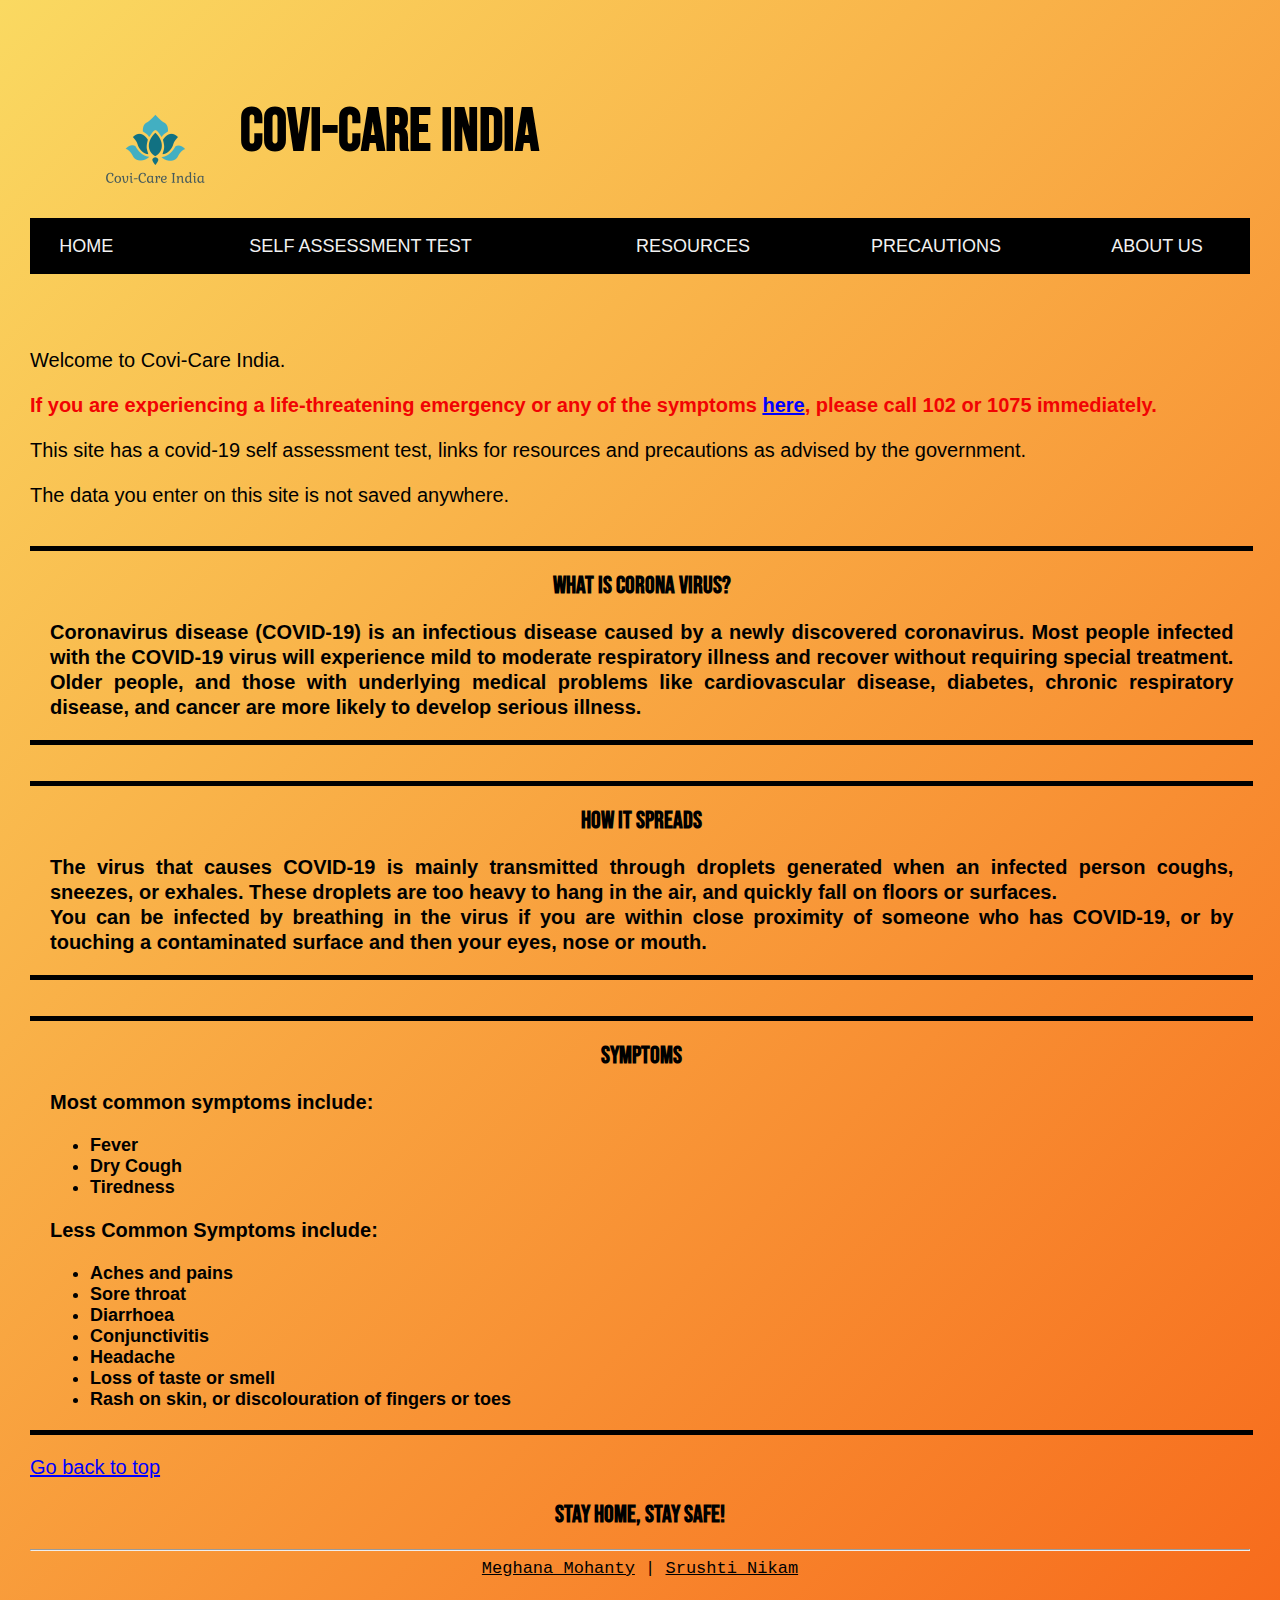
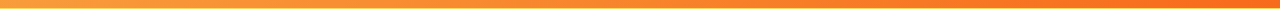
<file: index.html>
<!DOCTYPE html>
<html >
    <head >
      <link rel="shortcut icon" href="favicon.ico?"/>  
      <link rel = "stylesheet" type = "text/css" href ="Layout.css" >
      <meta charset='utf-8'>
      <meta http-equiv='X-UA-Compatible' content='IE=edge'>
      <title > Covi-Care India </title>
      <meta name='viewport' content='width=device-width, initial-scale=1'>
    </head >
    
    <body >
      <section id="above">
      <header>
        <nav id = "header-nav" >
        <div class = "float-container"> 
          <div id="logo-img" class="float-child logo" > 
            <img src="logo.png" alt="Logo image">
          </div>
          <div class="float-child name">
            <br>
            <h1 > Covi-Care India </h1 >
          </div>
          
        </div>
      </header>
    </section>
      
        <table class="navbar">
          <tr>
            <td>
              <a href="index.html" > HOME</a>
            </td>
            <td>
              <a href="Form.html" >SELF ASSESSMENT TEST</a>
            </td>
            <td>
              <a href="Resources.html" >RESOURCES</a>
            </td>
            <td>
              <a href="Precaution.html" > PRECAUTIONS </a>
            </td>
            <td>
              <a href="AboutUs.html" class="active" >ABOUT US</a>
            </td>
          </tr>
        </table>
        <div align = "left" width = "800px" >
          <br>
          <br> <br> 
            
            <p > Welcome to Covi-Care India.  </p >
             <p id = caution>If you are experiencing a life-threatening emergency or any of the
              symptoms <a href="#symptoms">here</a>, please call 102 or 1075 immediately. </p>
            <p > This site has a covid-19 self assessment test, links for resources 
            and precautions as advised by the government.   </p>
            <p >The data you enter on this site is not saved anywhere. </p > 
        </div >
        <br>
        <div class="info">
          <h2>What is Corona Virus?</h2>
          <p>
            Coronavirus disease (COVID-19) is an infectious disease caused by a newly 
            discovered coronavirus. Most people infected with the COVID-19 virus will 
            experience mild to moderate respiratory illness and recover without requiring 
            special treatment. Older people, and those with underlying medical problems 
            like cardiovascular disease, diabetes, chronic respiratory disease, and cancer 
            are more likely to develop serious illness.
          </p>
        </div>
        <br><br>
        <div class="info">
          <h2>How it Spreads</h2>
          <p>
            The virus that causes COVID-19 is mainly transmitted through droplets generated
            when an infected person coughs, sneezes, or exhales. These droplets are too heavy
            to hang in the air, and quickly fall on floors or surfaces.<br>
            You can be infected by breathing in the virus if you are within close proximity
            of someone who has COVID-19, or by touching a contaminated surface and then your eyes, 
            nose or mouth.
          </p>
        </div>

        <br><br>
        <section id="symptoms"></section>
        <div class="info" >
          <h2>Symptoms</h2>
          <p>
            Most common symptoms include: 
            <ul>
            <li>
                Fever
            </li>  
            <li>
                Dry Cough
            </li>      
            <li>
                Tiredness
            </li>    
            </ul>
            </p>
            <p>
            Less Common Symptoms include:
            <ul>
            <li>
                Aches and pains
            </li>
            <li>
                Sore throat
            </li>
            <li>
                Diarrhoea
            </li>
            <li>
                Conjunctivitis
            </li>
            <li>
                Headache
            </li>
            <li>
                Loss of taste or smell
            </li>
            <li>
                Rash on skin, or discolouration of fingers or toes
            </li>
          </ul>
          </p>
        </div>
        <p>
          <a href="#above">Go back to top</a>
        </p>
        <p>
          <center>
          <h2>Stay Home, Stay Safe!</h2>  
          </center>
        </p>

    </body > 
    <footer >
      

      <hr > <code >
        <center>
          <a href="https://www.linkedin.com/in/meghana-mohanty-1295501a2/" target="_blank">Meghana Mohanty</a>  | 
          <a href="https://www.linkedin.com/in/srushti-nikam-a8b8821b2/" target="_blank">Srushti Nikam</a> 
        </center>
      </code > 
    </footer > 
</html >
</file>
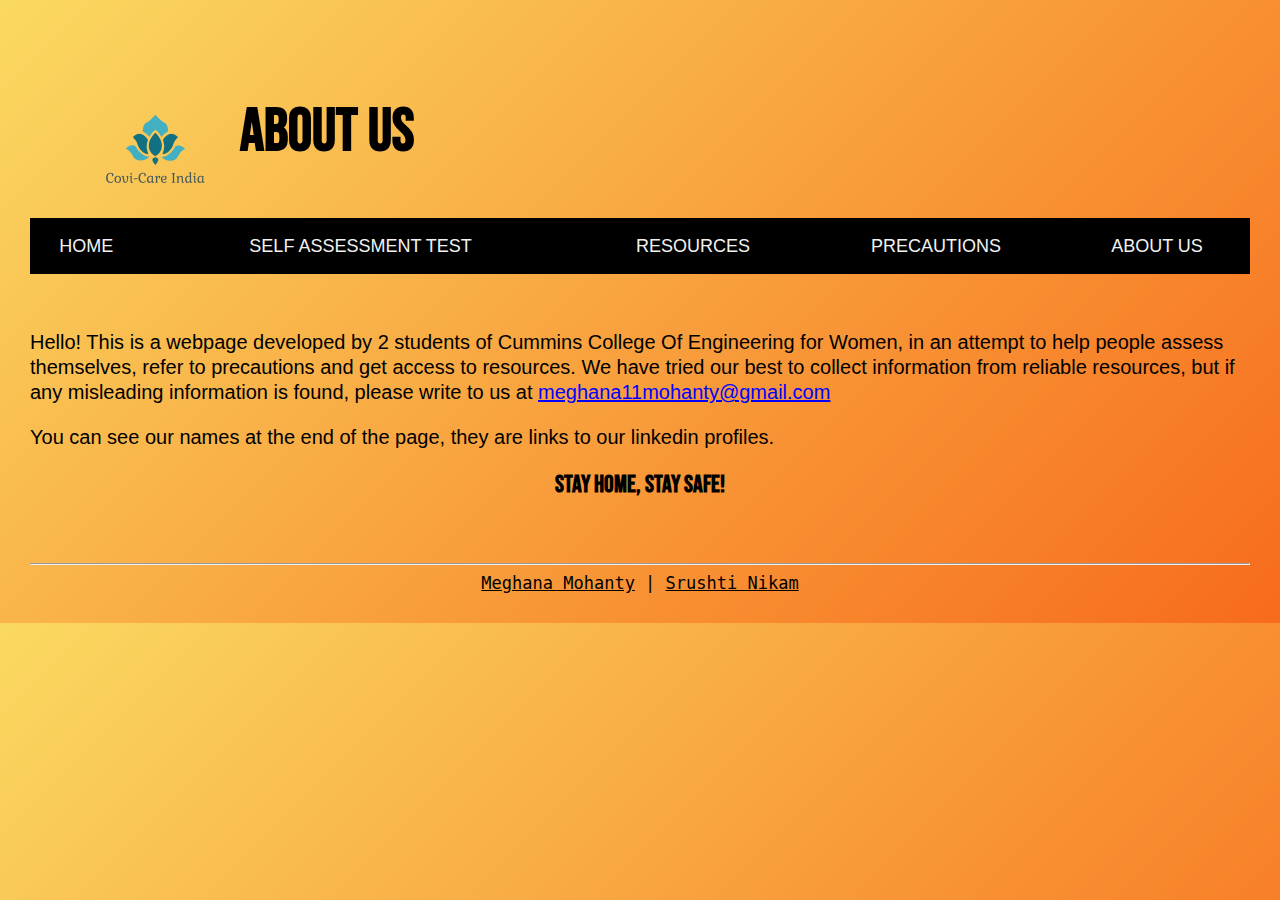
<file: AboutUs.html>
<!DOCTYPE html>
<html>
<head>
    <link rel="shortcut icon" href="favicon.ico?"/>  
    <meta charset='utf-8'>
    <meta http-equiv='X-UA-Compatible' content='IE=edge'>
    <title>AboutUs</title>
    <meta name='viewport' content='width=device-width, initial-scale=1'>
    <link rel='stylesheet' type='text/css'  href='Layout.css'>
</head>
<body>
    <section id = "above">
    <header>
        <nav id = "header-nav" >
        <div class = "float-container"> 
          <div id="logo-img" class="float-child logo" > 
            <img src="logo.png" alt="Logo image">
          </div>
          <div class="float-child name">
            <br>
            <h1 > About Us </h1 >
          </div>
          
        </div>
      </header>
        </section>

        <table class="navbar">
          <tr>
            <td>
              <a href="index.html" > HOME </a>
            </td>
            <td>
              <a href="Form.html" >SELF ASSESSMENT TEST</a>
            </td>
            <td>
              <a href="Resources.html" >RESOURCES</a>
            </td>
            <td>
              <a href="Precaution.html" > PRECAUTIONS </a>
            </td>
            <td>
              <a href="AboutUs.html" class="active" >ABOUT US</a>
            </td>
          </tr>
        </table>
      <br> <br> 
      <div>
        <p>
          Hello! This is a webpage developed by 2 students of Cummins College
          Of Engineering for Women, in an attempt to help people
          assess themselves, refer to precautions and get access to resources.
          We have tried our best to collect information from reliable resources, but if
          any misleading information is found, please write to us at 
          <a href="mailto:meghana11mohanty@gmail.com">meghana11mohanty@gmail.com</a>
        </p>
        <p>
          You can see our names at the end of the page, they are links to our linkedin 
          profiles. 
        </p>
        <p>
          <center>
          <h2>Stay Home, Stay Safe!</h2>  
          </center>
        </p>
      </div>
      <br> <br>


</body>
<footer >
  <hr > <code >
    <center>
      <a href="https://www.linkedin.com/in/meghana-mohanty-1295501a2/" target="_blank">Meghana Mohanty</a>  | 
      <a href="https://www.linkedin.com/in/srushti-nikam-a8b8821b2/" target="_blank">Srushti Nikam</a> 
    </center>
  </code > 
</footer >
</html>
</file>
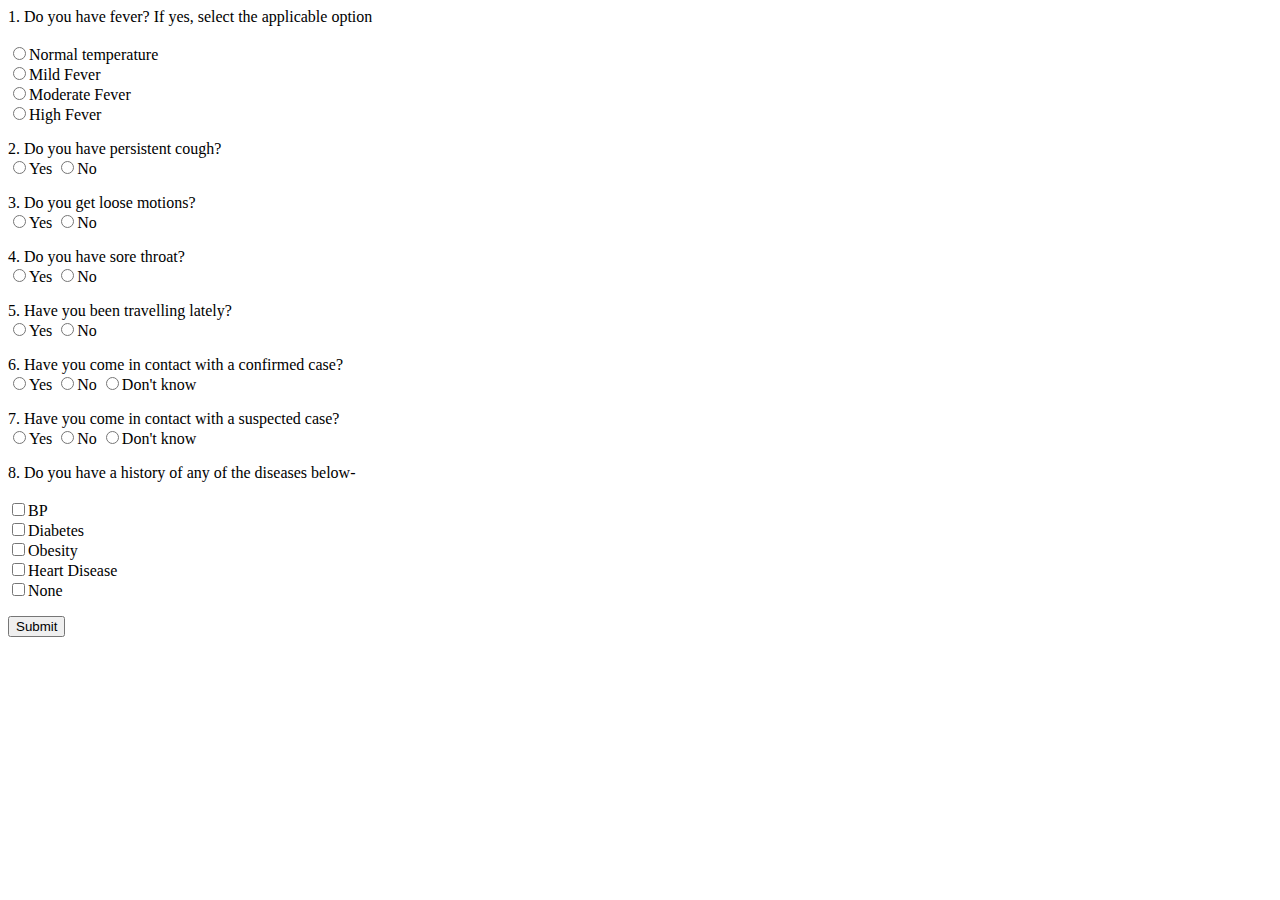
<file: covidform1.html>
<html>
    <head>
        <meta charset="utf-8">
        <title>Covid Form</title>
    </head>
    <body>
      <script src="validation.js">
        </script>
        <form name="form1" method="post">
          <p>1. Do you have fever? If yes, select the applicable option<br><br>
            <input type="radio" name="fever" id="f1" value="normal">Normal temperature<br> 
            <input type="radio" name="fever" id="f2" value="mild">Mild Fever<br>
            <input type="radio" name="fever" id="f3" value="moderate">Moderate Fever<br>
            <input type="radio" name="fever" id="f4" value="high">High Fever
        </p>
          <p>2. Do you have persistent cough?<br>
            <input type="radio" name="cough" id="c1" value="yes">Yes
            <input type="radio" name="cough" id="c2" value="no">No 
        </p>
          <p>3. Do you get loose motions?<br>
            <input type="radio" name="lmotion" id="l1" value="yes">Yes
            <input type="radio" name="lmotion" id="l2" value="no">No 
        </p>
          <p>4. Do you have sore throat?<br>
            <input type="radio" name="sore" id="s1"value="yes">Yes
            <input type="radio" name="sore" id="s2" value="no">No 
        </p>
          <p>5. Have you been travelling lately?<br>
        <input type="radio" name="travel" id="t1" value="yes">Yes
        <input type="radio" name="travel" id="t2" value="no">No
        </p>
        
          <p>6. Have you come in contact with a confirmed case?<br>
            <input type="radio" name="contact" id="cc1" value="yes">Yes
            <input type="radio" name="contact" id="cc2" value="no">No 
            <input type="radio" name="contact" id="cc3" value="dontknow">Don't know
        </p>
          <p>7. Have you come in contact with a suspected case?<br>
            <input type="radio" name="contact2" id="sc1" value="yes">Yes
            <input type="radio" name="contact2" id="sc2" value="no">No 
            <input type="radio" name="contact2" id="sc3" value="dontknow">Don't know
          </p>
          <p>8. Do you have a history of any of the diseases below-<br><br>
            <input type="checkbox" name="diseases" id="d1" value="normal">BP<br>
            <input type="checkbox" name="diseases" id="d2" value="mild">Diabetes<br>
            <input type="checkbox" name="diseases" id="d3" value="moderate">Obesity<br>
            <input type="checkbox" name="diseases" id="d4" value="high">Heart Disease<br> 
            <input type="checkbox" name="diseases" id="d5" value="high">None<br>
          </p>
    </form>
    <p>
      <button type="button" onclick="checkButton()">Submit</button>
    </p>
    </body>
</html>
</file>
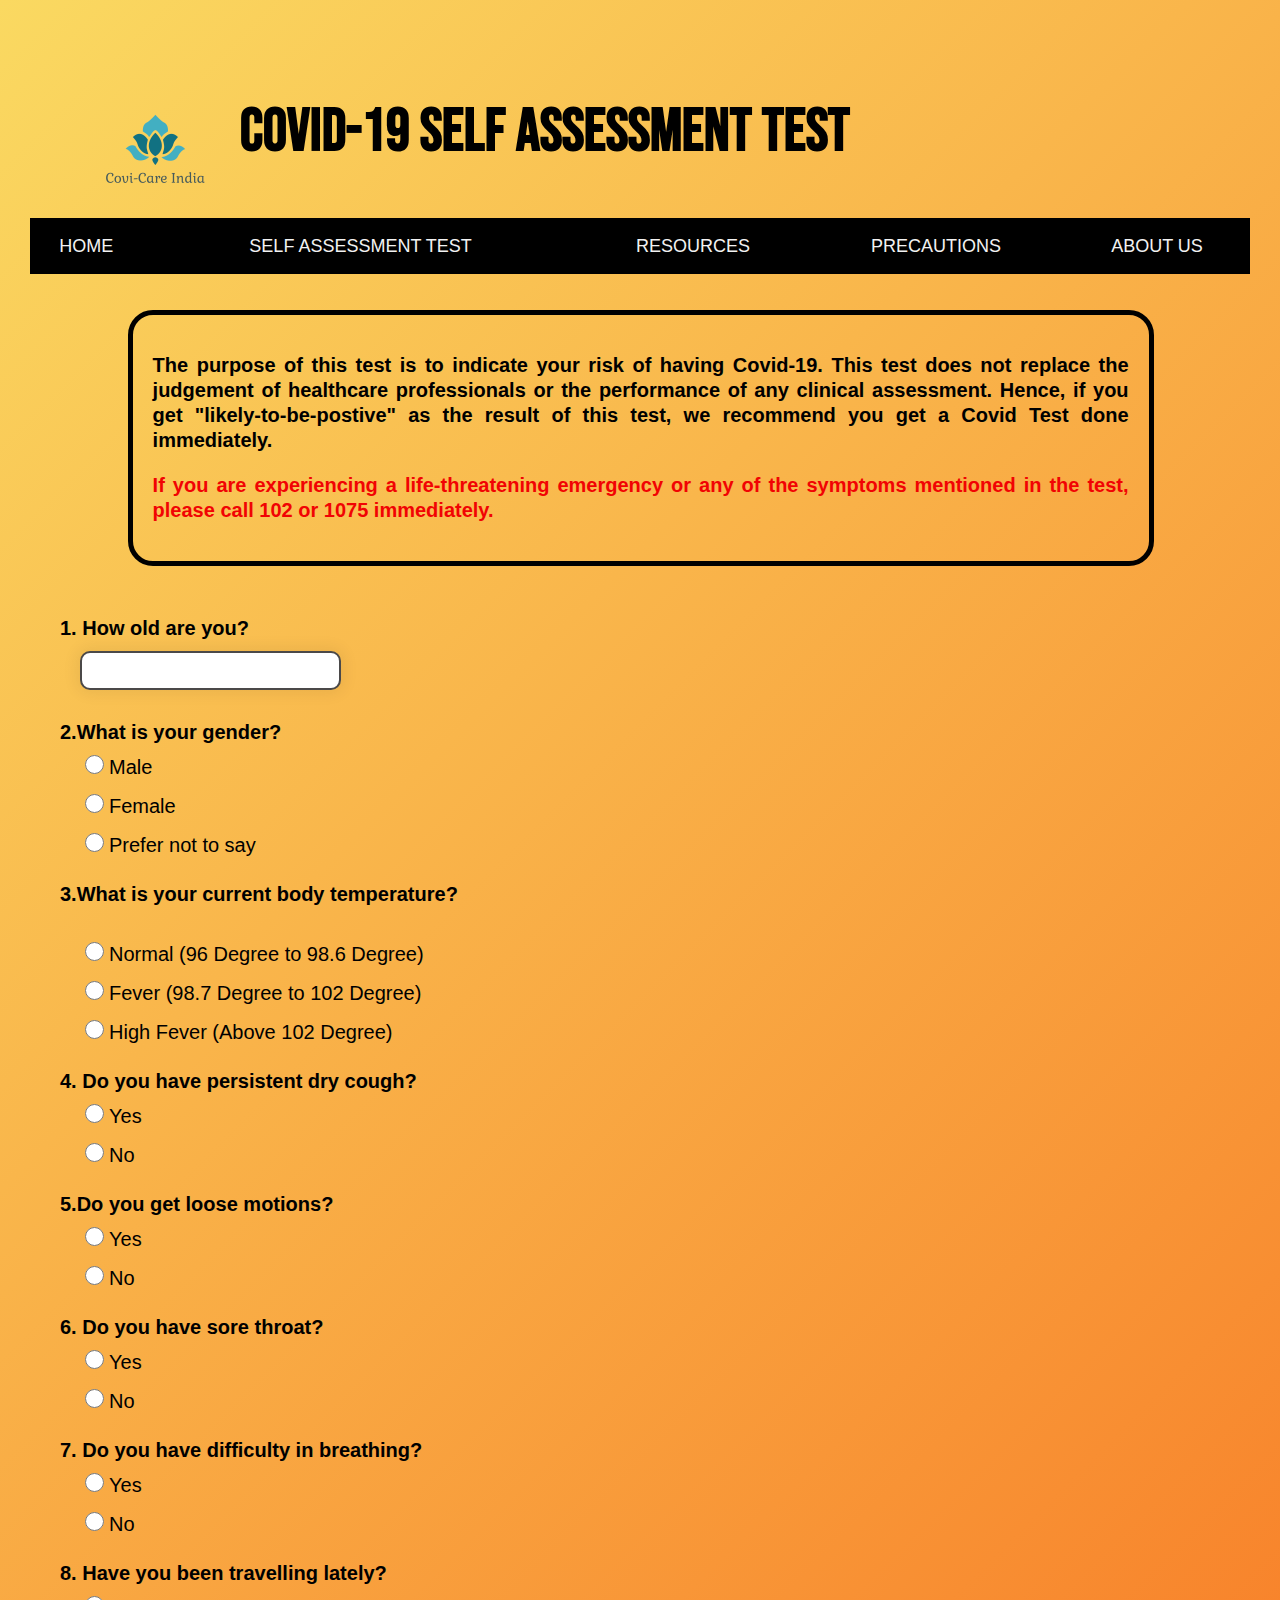
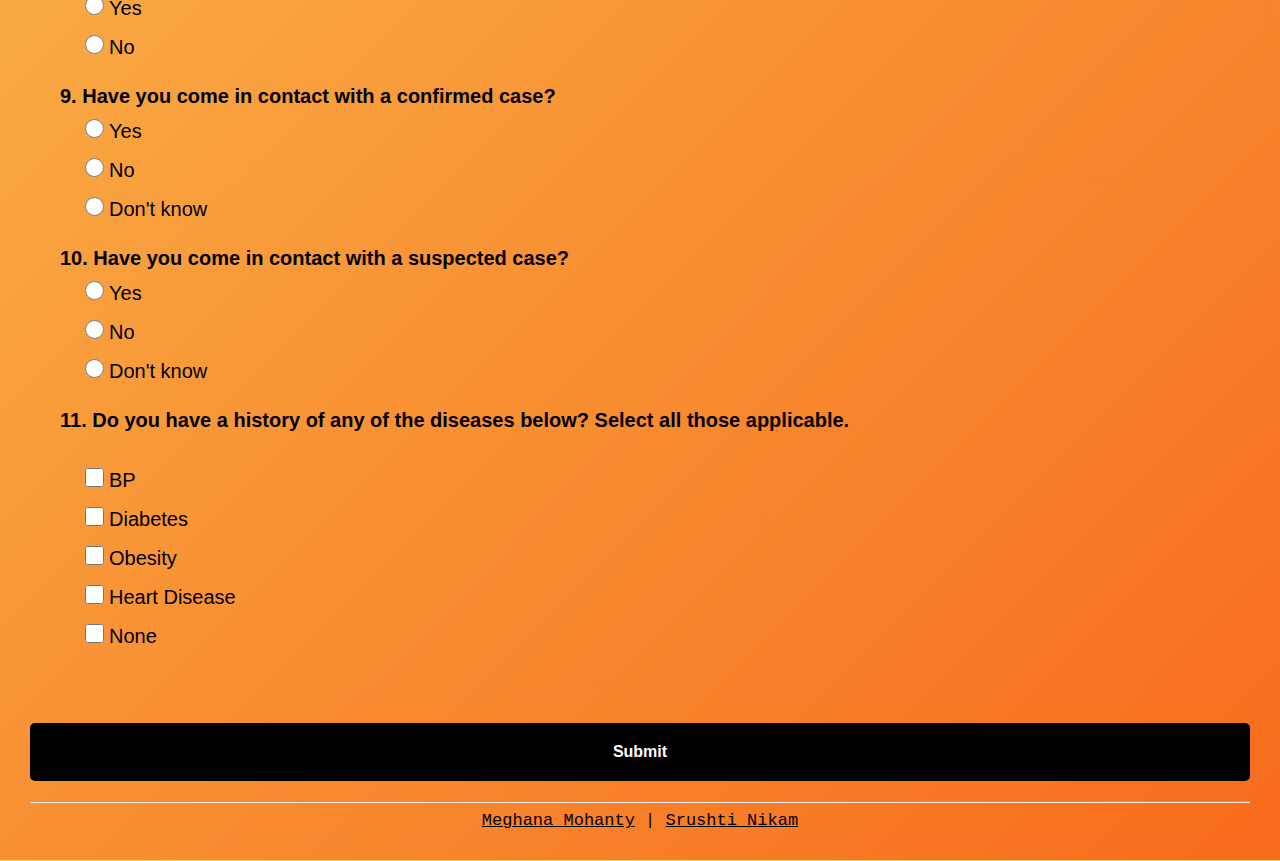
<file: Form.html>
<html>
    <head>
        <link rel="shortcut icon" href="favicon.ico?"/>  
        <meta charset="utf-8">
        <link rel='stylesheet' type='text/css'  href='Layout.css'>
        <meta http-equiv='X-UA-Compatible' content='IE=edge'>
        <title>Covid Form</title>
        <meta name='viewport' content='width=device-width, initial-scale=1'>
    </head>
    <body>
      <script src="validation.js">
        </script>
        <section id = "above">
        <header>
          <nav id = "header-nav" >
          <div class = "float-container"> 
            <div id="logo-img" class="float-child logo" > 
              <img src="logo.png" alt="Logo image">
            </div>
            <div class="float-child name">
              <br>
              <h1 > Covid-19 Self Assessment Test </h1 >
            </div>
            
          </div>
        </header>
            </section>
          
            <table class="navbar">
              <tr>
                <td>
                  <a href="index.html" > HOME </a>
                </td>
                <td>
                  <a href="Form.html" >SELF ASSESSMENT TEST</a>
                </td>
                <td>
                  <a href="Resources.html" >RESOURCES</a>
                </td>
                <td>
                  <a href="Precaution.html" > PRECAUTIONS </a>
                </td>
                <td>
                  <a href="AboutUs.html" class="active" >ABOUT US</a>
                </td>
              </tr>
            </table>
          <br><br>
          <div class="banner" id="test-info">
            <br>
            <p>The purpose of this test is to indicate your risk of having Covid-19. 
            This test does not replace the judgement of healthcare professionals or 
            the performance of any clinical assessment. Hence, if you get 
            "likely-to-be-postive" as the result of this test, we recommend you get a 
            Covid Test done immediately. </p>
            <p id = caution>If you are experiencing a life-threatening emergency 
              or any of the
              symptoms mentioned in the test, please call 102 or 1075 immediately. 
          </p>
          <br>
        </div>
        <div class="form">
        <form name="form1" method="post">
          
          <p><b>1. How old are you?</b><br>
            &emsp;<input type="number" name="age" id="a1">
        </p>
          <p><b>2.What is your gender?</b> <br>
            &emsp;<input type="radio" name="gender" id="g1" value="male">Male<br>
            &emsp;<input type="radio" name="gender" id="g2" value="female">Female <br>
            &emsp;<input type="radio" name="gender" id="g3" value="nottosay">Prefer not to say
        </p>
          <p><b>3.What is your current body temperature?</b><br><br>
            &emsp;<input type="radio" name="fever" id="f1" value="normal">Normal (96 Degree to 98.6 Degree)<br> 
            &emsp;<input type="radio" name="fever" id="f2" value="moderate">Fever (98.7 Degree to 102 Degree)<br>
            &emsp;<input type="radio" name="fever" id="f3" value="high">High Fever (Above 102 Degree)
        </p>
          <p><b>4. Do you have persistent dry cough?</b><br>
            &emsp;<input type="radio" name="cough" id="c1" value="yes">Yes<br>
            &emsp;<input type="radio" name="cough" id="c2" value="no">No 
        </p>
          <p><b>5.Do you get loose motions?</b> <br>
            &emsp;<input type="radio" name="lmotion" id="l1" value="yes">Yes<br>
            &emsp;<input type="radio" name="lmotion" id="l2" value="no">No 
        </p>
          <p><b>6. Do you have sore throat?</b><br>
            &emsp;<input type="radio" name="sore" id="s1"value="yes">Yes<br>
            &emsp;<input type="radio" name="sore" id="s2" value="no">No 
        </p>

        <p><b>7. Do you have difficulty in breathing?</b><br>
          &emsp;<input type="radio" name="breath" id="b1"value="yes">Yes<br>
          &emsp;<input type="radio" name="breath" id="b2" value="no">No 
      </p>
          <p><b>8. Have you been travelling lately?</b><br>
            &emsp;<input type="radio" name="travel" id="t1" value="yes">Yes<br>
            &emsp;<input type="radio" name="travel" id="t2" value="no">No
        </p>
        
          <p><b>9. Have you come in contact with a confirmed case?</b><br>
            &emsp;<input type="radio" name="contact" id="cc1" value="yes">Yes<br>
            &emsp;<input type="radio" name="contact" id="cc2" value="no">No <br>
            &emsp;<input type="radio" name="contact" id="cc3" value="dontknow">Don't know
        </p>
          <p><b>10. Have you come in contact with a suspected case?</b><br>
            &emsp;<input type="radio" name="contact2" id="sc1" value="yes">Yes<br>
            &emsp;<input type="radio" name="contact2" id="sc2" value="no">No <br>
            &emsp;<input type="radio" name="contact2" id="sc3" value="dontknow">Don't know
          </p>
          <p><b>11. Do you have a history of any of the diseases below? Select all those applicable.</b><br><br>
            &emsp;<input type="checkbox" name="diseases" id="d1" value="normal">BP<br>
            &emsp;<input type="checkbox" name="diseases" id="d2" value="mild">Diabetes<br>
            &emsp;<input type="checkbox" name="diseases" id="d3" value="moderate">Obesity<br>
            &emsp;<input type="checkbox" name="diseases" id="d4" value="high">Heart Disease<br> 
            &emsp;<input type="checkbox" name="diseases" id="d5" value="high">None<br>
          </p>
    </form>
    </div>
    <p>
      <button type="button" onclick="checkButton()">Submit</button>
    </p>
    </body>
    <footer >
      <hr > <code >
        <center>
          <a href="https://www.linkedin.com/in/meghana-mohanty-1295501a2/" target="_blank">Meghana Mohanty</a>  | 
          <a href="https://www.linkedin.com/in/srushti-nikam-a8b8821b2/" target="_blank">Srushti Nikam</a> 
        </center>
      </code > 
    </footer >
</html>
</file>
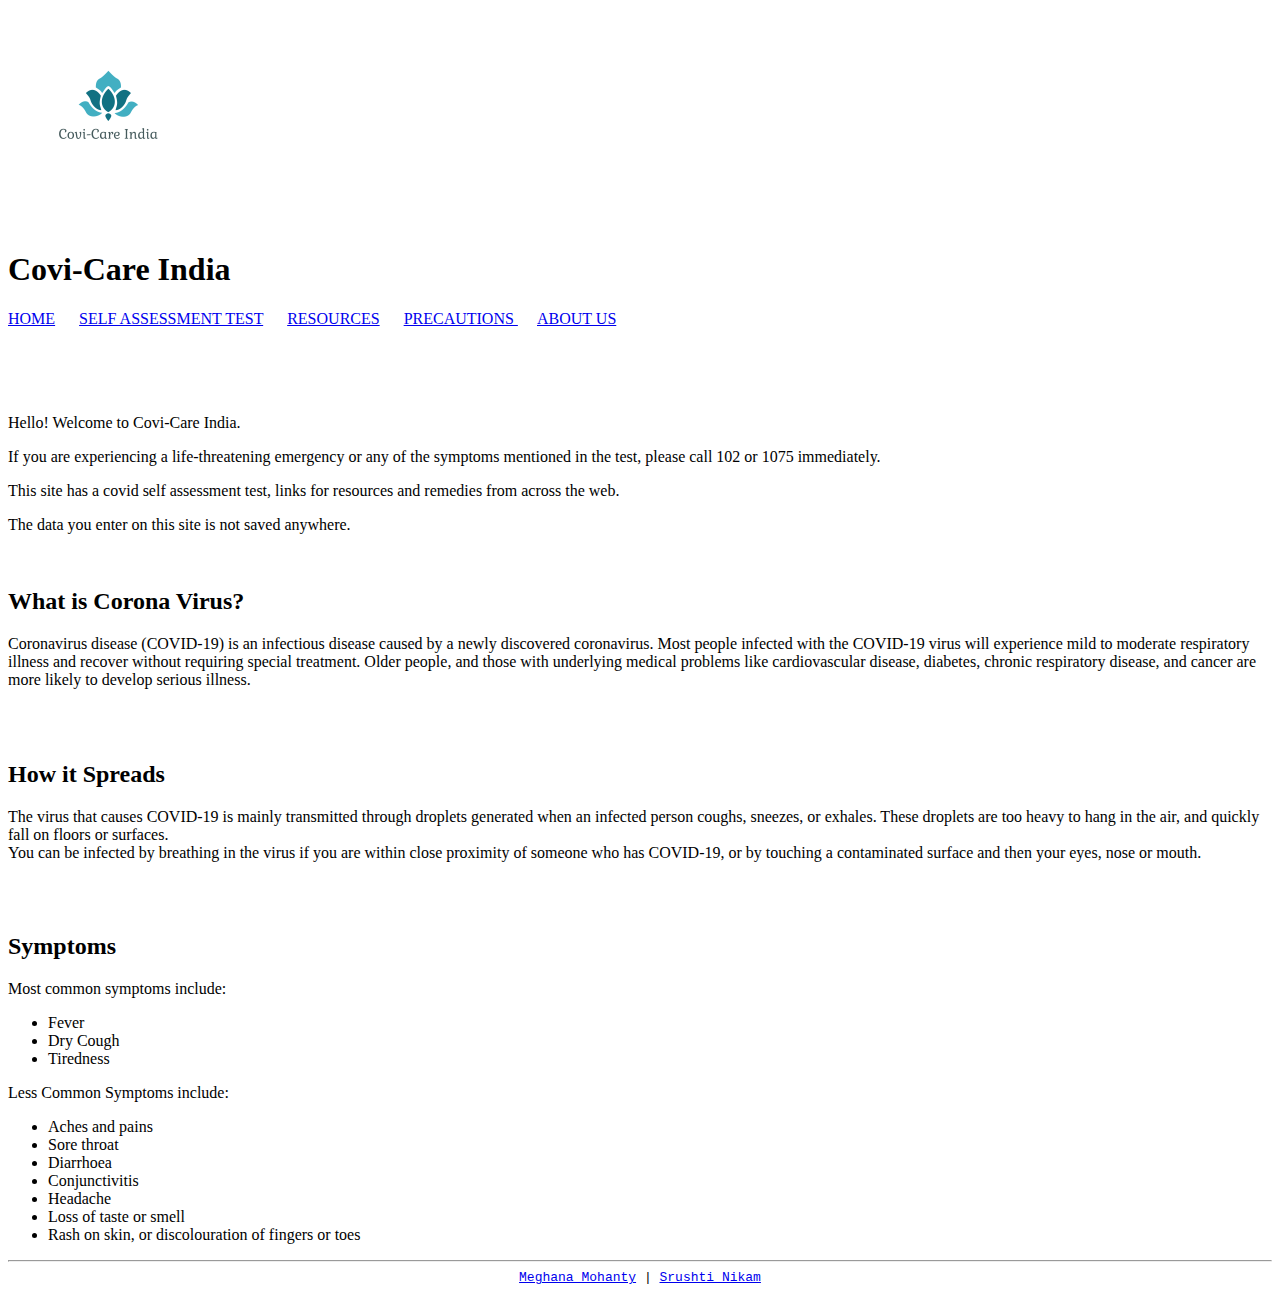
<file: HomePage.html>
<!DOCTYPE html>
<html >
    <head >
      <link rel = "stylesheet" type = "text/css" href ="D:\Sy_sem1\WET lab\Mini-Project\Layout.css" >
        <title > Covi-Care India </title>
      
    </head >
    
    <body >
      <header>
        <nav id = "header-nav" >
        <div class = "float-container"> 
          <div id="logo-img" class="float-child logo" > 
            <img src="logo.png" alt="Logo image">
          </div>
          <div class="float-child name">
            <br>
            <h1 > Covi-Care India </h1 >
          </div>
          
        </div>
      </header>
        
      <div class="navbar" >
        <p> 
          <a href="HomePage.html" > HOME</a> &emsp; 
            <a href="Form.html" >SELF ASSESSMENT TEST</a> &emsp; 
            <a href="Resources.html" >RESOURCES</a>  &emsp;
            <a href="Precaution.html" > PRECAUTIONS </a> &emsp;
            <a href="AboutUs.html" class="active" >ABOUT US</a>
        </p> 
        </div>
        <div align = "left" width = "800px" >
          <br>
          <br> <br> 
            
            <p > Hello! Welcome to Covi-Care India.  </p >
             <p id = caution>If you are experiencing a life-threatening emergency or any of the
             symptoms mentioned in the test, please call 102 or 1075 immediately. </p>
            <p > This site has a covid self assessment test, links for resources and remedies from across the web.   </p>
            <p >The data you enter on this site is not saved anywhere. </p > 
        </div >
        <br>
        <div class="info">
          <h2>What is Corona Virus?</h2>
          <p>
            Coronavirus disease (COVID-19) is an infectious disease caused by a newly 
            discovered coronavirus. Most people infected with the COVID-19 virus will 
            experience mild to moderate respiratory illness and recover without requiring 
            special treatment. Older people, and those with underlying medical problems 
            like cardiovascular disease, diabetes, chronic respiratory disease, and cancer 
            are more likely to develop serious illness.
          </p>
        </div>
        <br><br>
        <div class="info">
          <h2>How it Spreads</h2>
          <p>
            The virus that causes COVID-19 is mainly transmitted through droplets generated
            when an infected person coughs, sneezes, or exhales. These droplets are too heavy
            to hang in the air, and quickly fall on floors or surfaces.<br>
            You can be infected by breathing in the virus if you are within close proximity
            of someone who has COVID-19, or by touching a contaminated surface and then your eyes, 
            nose or mouth.
          </p>
        </div>

        <br><br>
        <div class="info">
          <h2>Symptoms</h2>
          <p>
            Most common symptoms include: 
            <ul>
            <li>
                Fever
            </li>  
            <li>
                Dry Cough
            </li>      
            <li>
                Tiredness
            </li>    
            </ul>
            </p>
            <p>
            Less Common Symptoms include:
            <ul>
            <li>
                Aches and pains
            </li>
            <li>
                Sore throat
            </li>
            <li>
                Diarrhoea
            </li>
            <li>
                Conjunctivitis
            </li>
            <li>
                Headache
            </li>
            <li>
                Loss of taste or smell
            </li>
            <li>
                Rash on skin, or discolouration of fingers or toes
            </li>
          </ul>
          </p>
        </div>

    </body > 
    <footer >
      <hr > <code >
        <center>
          <a href="Meghana.html">Meghana Mohanty</a>  | 
          <a href="Srushti.html">Srushti Nikam</a> 
        </center>
      </code > 
    </footer > 
</html >
</file>
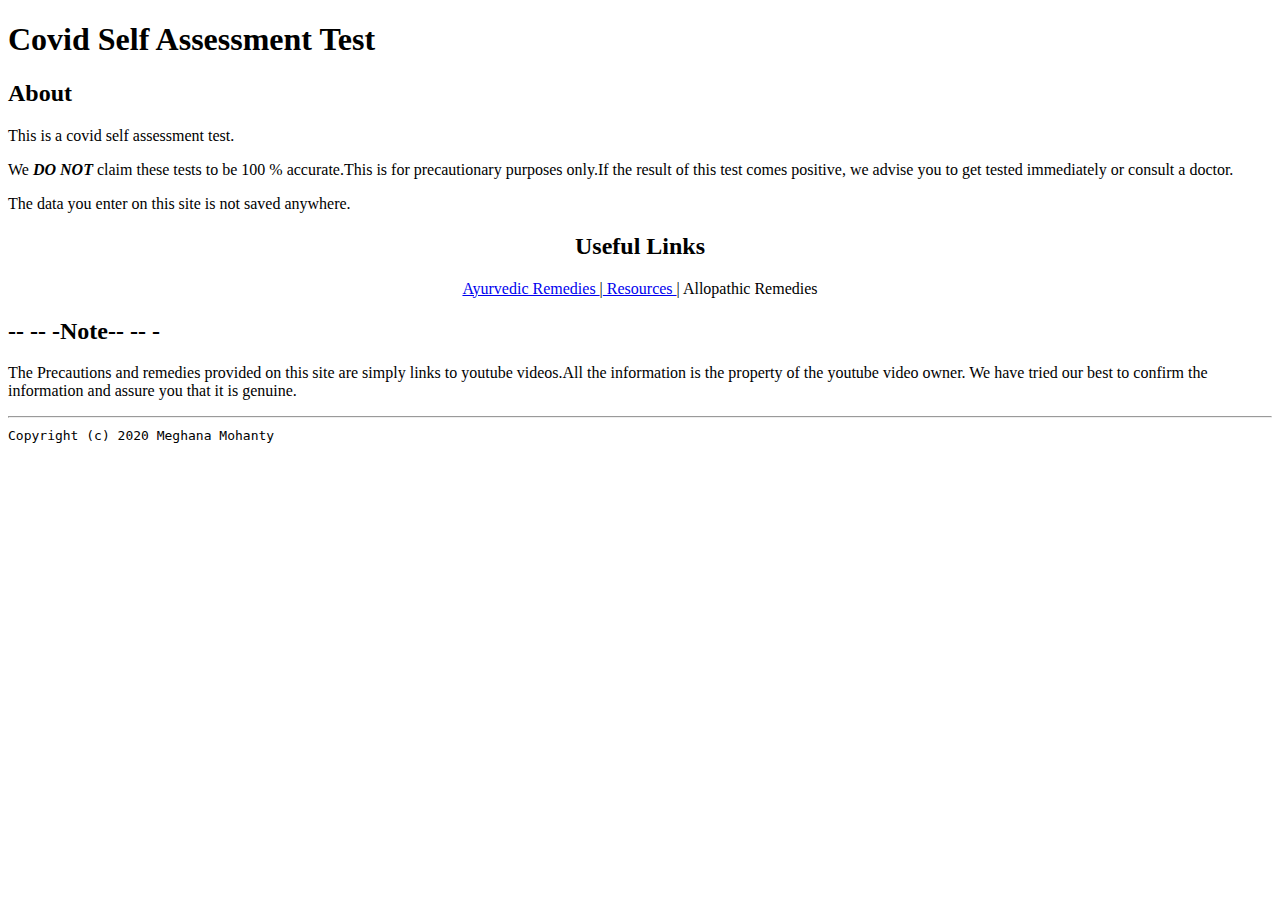
<file: Mini-Project.html>
<!DOCTYPE html>
<html >
    <header >
        <title > Covid Self Assessment Test </title>
    </header >
    
    <body >
        <h1 > Covid Self Assessment Test </h1 >
        
        <div align = "left" width = "800px" >
            <h2 > About </h2 >
            <p > This is a covid self assessment test. </p >
            <p > We <i ><b > DO NOT </b ></i >
            claim these tests to be 100 % accurate.This is for precautionary
            purposes only.If the result of this test comes positive,
            we advise you to get tested immediately or consult a doctor. </p > 
            <p >The data you enter on this site is not saved anywhere. </p > </div >
        <div align = "center" width ="200px" >
            <h2 > Useful Links </h2 >
            <p ><a href ="resume.html" > Ayurvedic Remedies </a >
            |<a href ="https://www.covid19india.org/resources" > Resources </a > 
            |<a > Allopathic Remedies </a ></p > 
        </div > 
        <div >
            <h2 >-- -- -Note-- -- -</h2 > 
            <p >The Precautions and remedies provided on this site are simply links to
            youtube videos.All the information is the property of the youtube video owner.
            We have tried our best to confirm the information and assure you that it
            is genuine. </p > </div > 
    </body > 
    <footer >
        <hr > <code >Copyright (c) 2020 Meghana Mohanty </code > 
    </footer > 
</html >
</file>
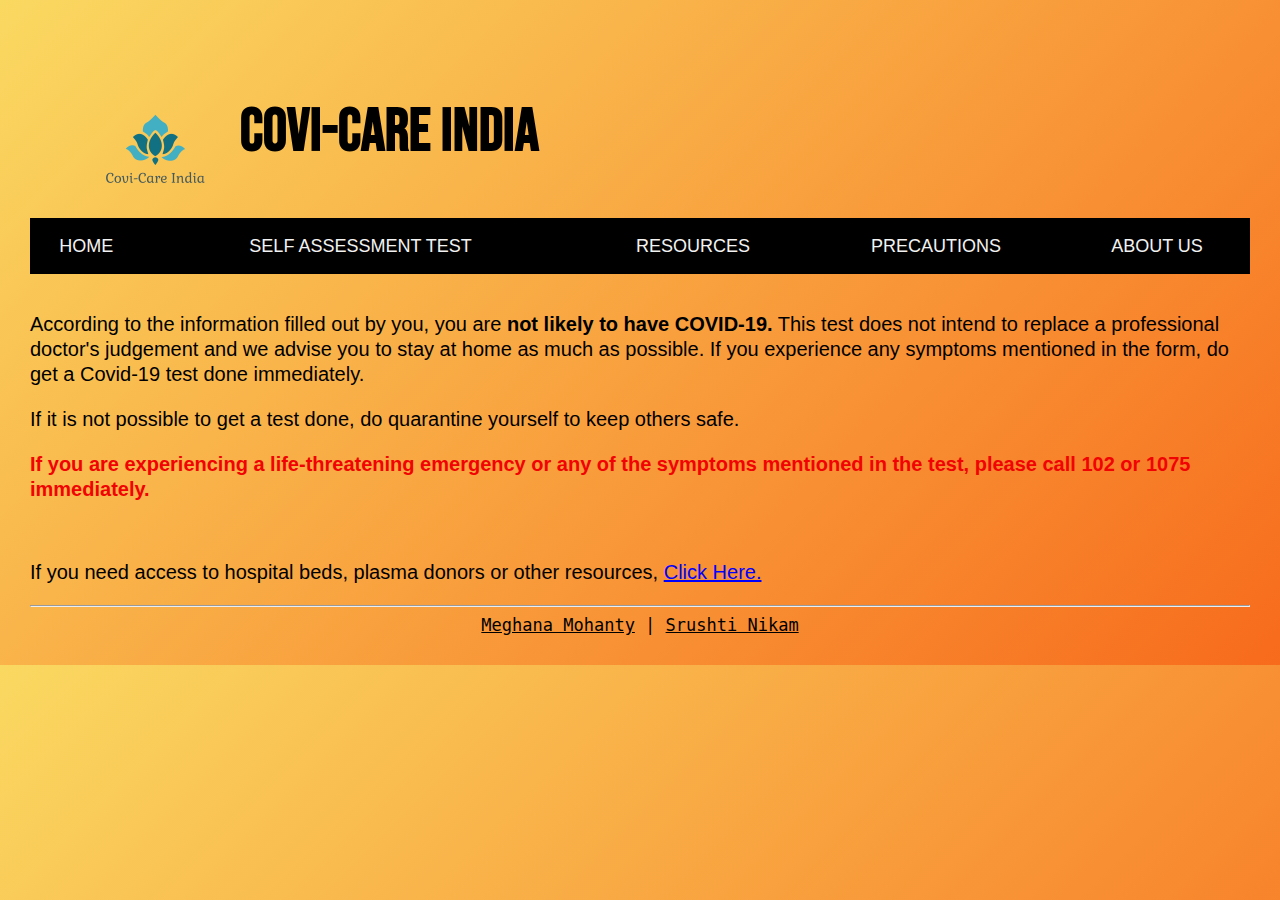
<file: Negative.html>
<!DOCTYPE html>
<html >
    <head >
      <link rel = "stylesheet" type = "text/css" href ="Layout.css" >
        <title > Covi-Care India </title>
        <link rel="shortcut icon" href="favicon.ico?"/>  
        <meta charset='utf-8'>
      <meta http-equiv='X-UA-Compatible' content='IE=edge'>
      <meta name='viewport' content='width=device-width, initial-scale=1'>
    </head >
    
    <body >
        <section id = "above">
      <header>
        <nav id = "header-nav" >
        <div class = "float-container"> 
          <div id="logo-img" class="float-child logo" > 
            <img src="logo.png" alt="Logo image">
          </div>
          <div class="float-child name">
            <br>
            <h1 > Covi-Care India </h1 >
          </div>
          
        </div>
      </header>
          </section>
          <table class="navbar">
            <tr>
              <td>
                <a href="index.html" > HOME </a>
              </td>
              <td>
                <a href="Form.html" >SELF ASSESSMENT TEST</a>
              </td>
              <td>
                <a href="Resources.html" >RESOURCES</a>
              </td>
              <td>
                <a href="Precaution.html" > PRECAUTIONS </a>
              </td>
              <td>
                <a href="AboutUs.html" class="active" >ABOUT US</a>
              </td>
            </tr>
          </table>
        <br>
        <div>
            <p>
                According to the information filled out by you, you are <b> not likely
                to have COVID-19.</b> 
                This test does not intend to replace a
                professional doctor's judgement and we advise you to stay at home 
                as much as possible. If you experience any symptoms mentioned in the 
                form, do get a Covid-19 test done immediately.
            </p>
            <p>
                If it is not possible to get a test done, do quarantine yourself to 
                keep others safe.
            </p>
            <p id = caution>If you are experiencing a life-threatening emergency 
                or any of the
                symptoms mentioned in the test, please call 102 or 1075 immediately. 
            </p>
        </div>
        <br>
        <div>
            <p>
                If you need access to hospital beds, plasma donors or other resources,
                <a href="Resources.html">Click Here.</a>
            </p>
          
        </div>
    </body>
    <footer >
        <hr > <code >
          <center>
            <a href="https://www.linkedin.com/in/meghana-mohanty-1295501a2/" target="_blank">Meghana Mohanty</a>  | 
            <a href="https://www.linkedin.com/in/srushti-nikam-a8b8821b2/" target="_blank">Srushti Nikam</a> 
          </center>
        </code > 
      </footer > 
</html>
</file>
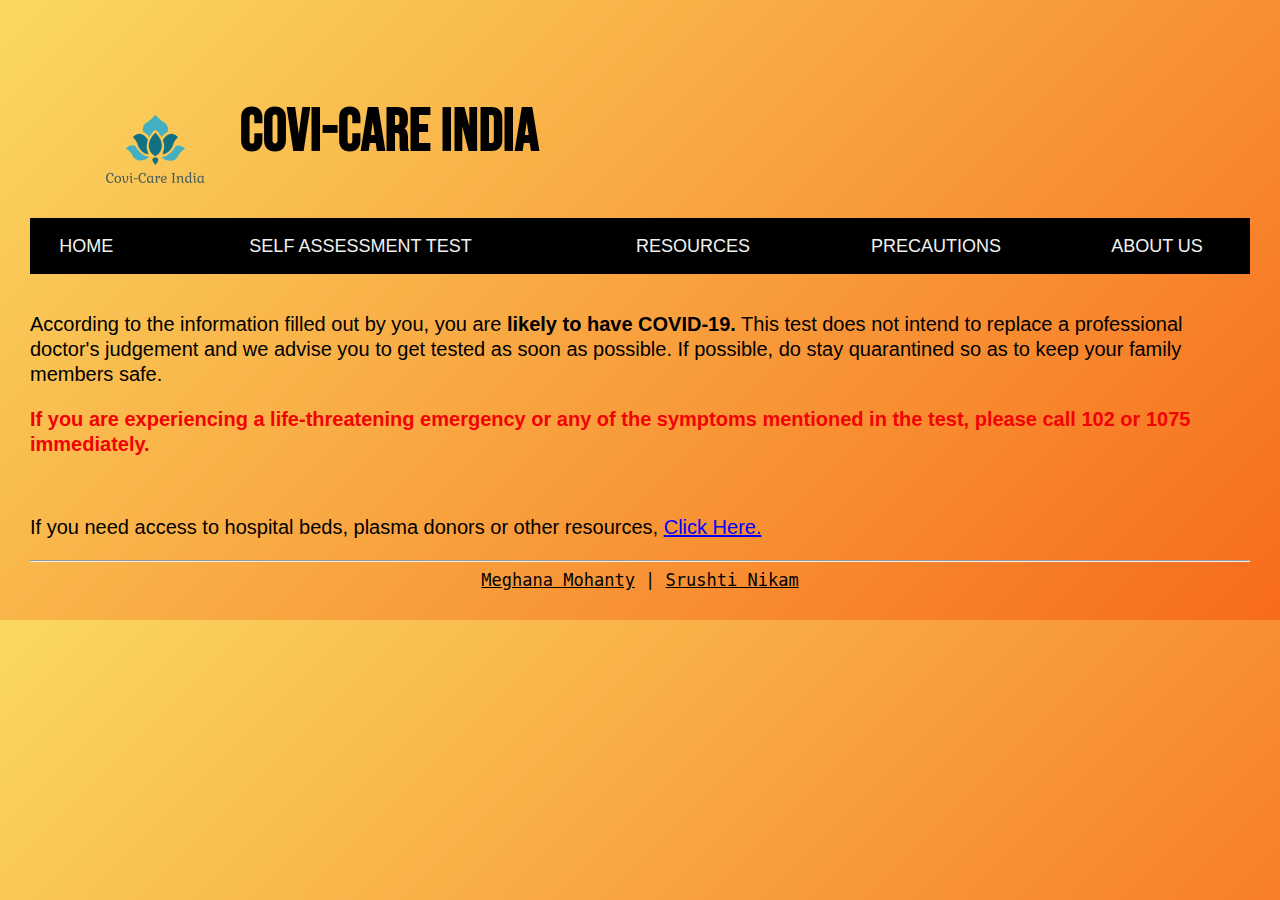
<file: Positive.html>
<!DOCTYPE html>
<html >
    <head >
      <link rel = "stylesheet" type = "text/css" href ="Layout.css" >
        <title > Covi-Care India </title>
        <link rel="shortcut icon" href="favicon.ico?"/>  
        <meta charset='utf-8'>
      <meta http-equiv='X-UA-Compatible' content='IE=edge'>
      <meta name='viewport' content='width=device-width, initial-scale=1'>
    </head >
    
    <body >
        <section id = "above">
      <header>
        <nav id = "header-nav" >
        <div class = "float-container"> 
          <div id="logo-img" class="float-child logo" > 
            <img src="logo.png" alt="Logo image">
          </div>
          <div class="float-child name">
            <br>
            <h1 > Covi-Care India </h1 >
          </div>
          
        </div>
      </header>
          </section>
        
          <table class="navbar">
            <tr>
              <td>
                <a href="index.html" > HOME </a>
              </td>
              <td>
                <a href="Form.html" >SELF ASSESSMENT TEST</a>
              </td>
              <td>
                <a href="Resources.html" >RESOURCES</a>
              </td>
              <td>
                <a href="Precaution.html" > PRECAUTIONS </a>
              </td>
              <td>
                <a href="AboutUs.html" class="active" >ABOUT US</a>
              </td>
            </tr>
          </table>
        <br>
        <div>
            <p>
                According to the information filled out by you, you are <b>likely
                to have COVID-19.</b> 
                This test does not intend to replace a
                professional doctor's judgement and we advise you to get tested as soon 
                as possible. If possible, do stay quarantined so as to keep your
                family members safe.
            </p>
            
            <p id = caution>If you are experiencing a life-threatening emergency 
                or any of the
                symptoms mentioned in the test, please call 102 or 1075 immediately. 
            </p>
        </div>
        <br>
        <div>
          <p>
            If you need access to hospital beds, plasma donors or other resources,
            <a href="Resources.html">Click Here.</a>
          </p>
        </div>
    </body>
    <footer >
        <hr > <code >
          <center>
            <a href="https://www.linkedin.com/in/meghana-mohanty-1295501a2/" target="_blank">Meghana Mohanty</a>  | 
            <a href="https://www.linkedin.com/in/srushti-nikam-a8b8821b2/" target="_blank">Srushti Nikam</a> 
          </center>
        </code > 
      </footer > 
</html>
</file>
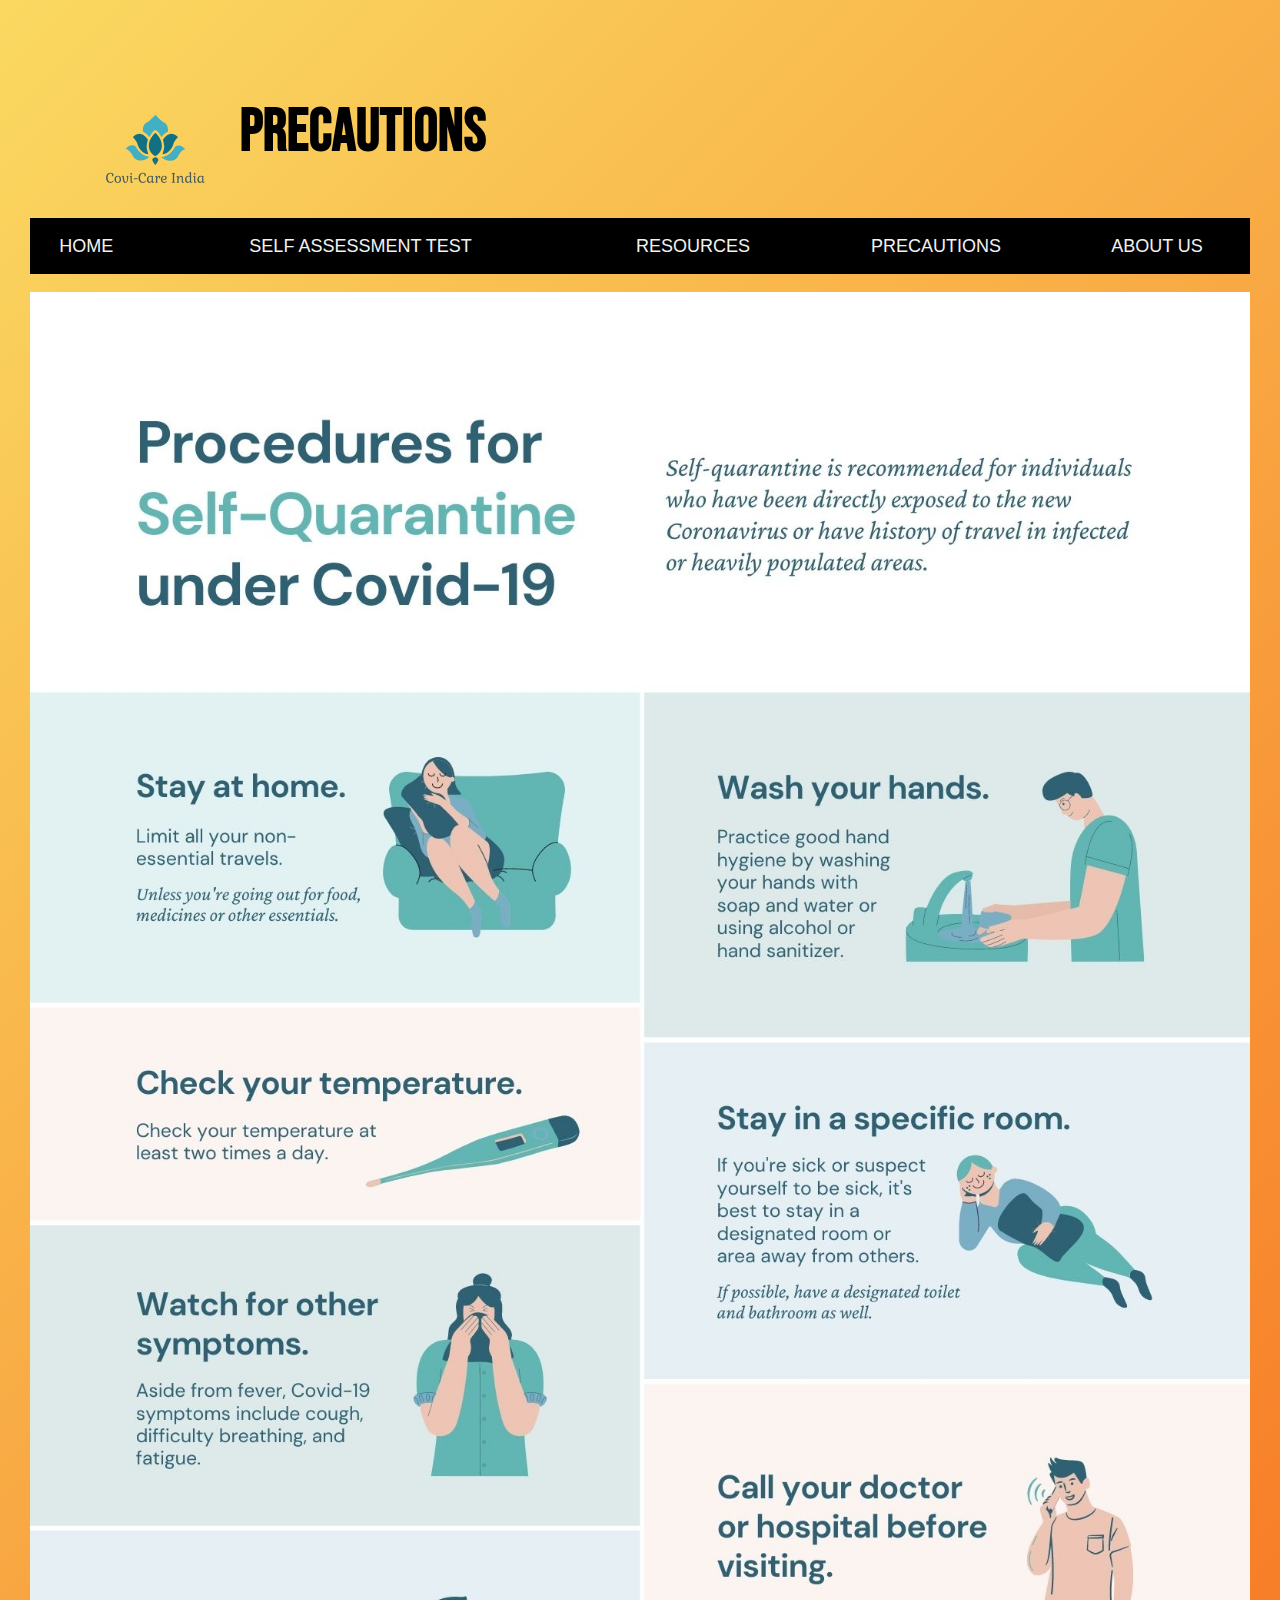
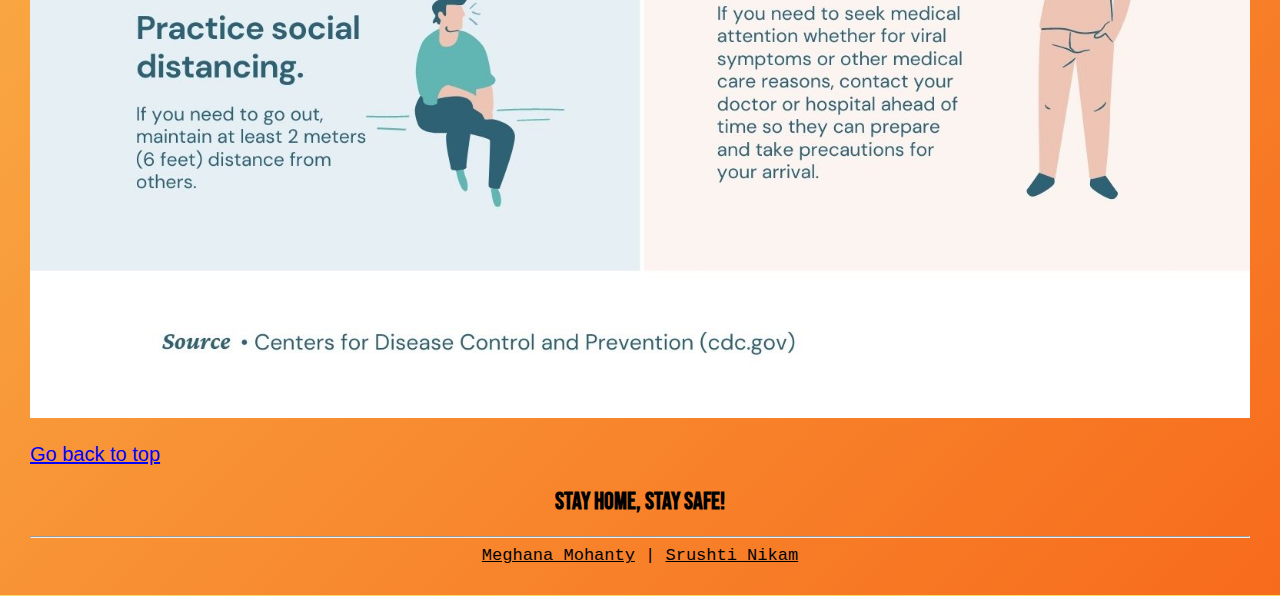
<file: Precaution.html>
<!DOCTYPE html>
<html>
<head>
  <link rel="shortcut icon" href="favicon.ico?"/>  
    <meta charset='utf-8'>
    <meta http-equiv='X-UA-Compatible' content='IE=edge'>
    <title>Resources</title>
    <meta name='viewport' content='width=device-width, initial-scale=1'>
    <link rel='stylesheet' type='text/css'  href='Layout.css'>
</head>
<body>
  <section id = "above">
    <header>
        <nav id = "header-nav" >
        <div class = "float-container"> 
          <div id="logo-img" class="float-child logo" > 
            <img src="logo.png" alt="Logo image">
          </div>
          <div class="float-child name">
            <br>
            <h1 > Precautions </h1 >
          </div>
          
        </div>
      
      </header>
      </section>
      <table class="navbar">
        <tr>
          <td>
            <a href="index.html" > HOME </a>
          </td>
          <td>
            <a href="Form.html" >SELF ASSESSMENT TEST</a>
          </td>
          <td>
            <a href="Resources.html" >RESOURCES</a>
          </td>
          <td>
            <a href="Precaution.html" > PRECAUTIONS </a>
          </td>
          <td>
            <a href="AboutUs.html" class="active" >ABOUT US</a>
          </td>
        </tr>
      </table>
        <br>
    <img src="Safety Culture Poster.jpg" alt="Precautions" class="image">
      <p>
          <a href="#above">Go back to top</a>
        </p>
    <p>
      <center>
      <h2>Stay Home, Stay Safe!</h2>  
      </center>
    </p>
</body>
<footer >
    <hr > <code >
      <center>
        <a href="https://www.linkedin.com/in/meghana-mohanty-1295501a2/" target="_blank">Meghana Mohanty</a>  | 
        <a href="https://www.linkedin.com/in/srushti-nikam-a8b8821b2/" target="_blank">Srushti Nikam</a> 
      </center>
    </code > 
  </footer >
</html>
</file>
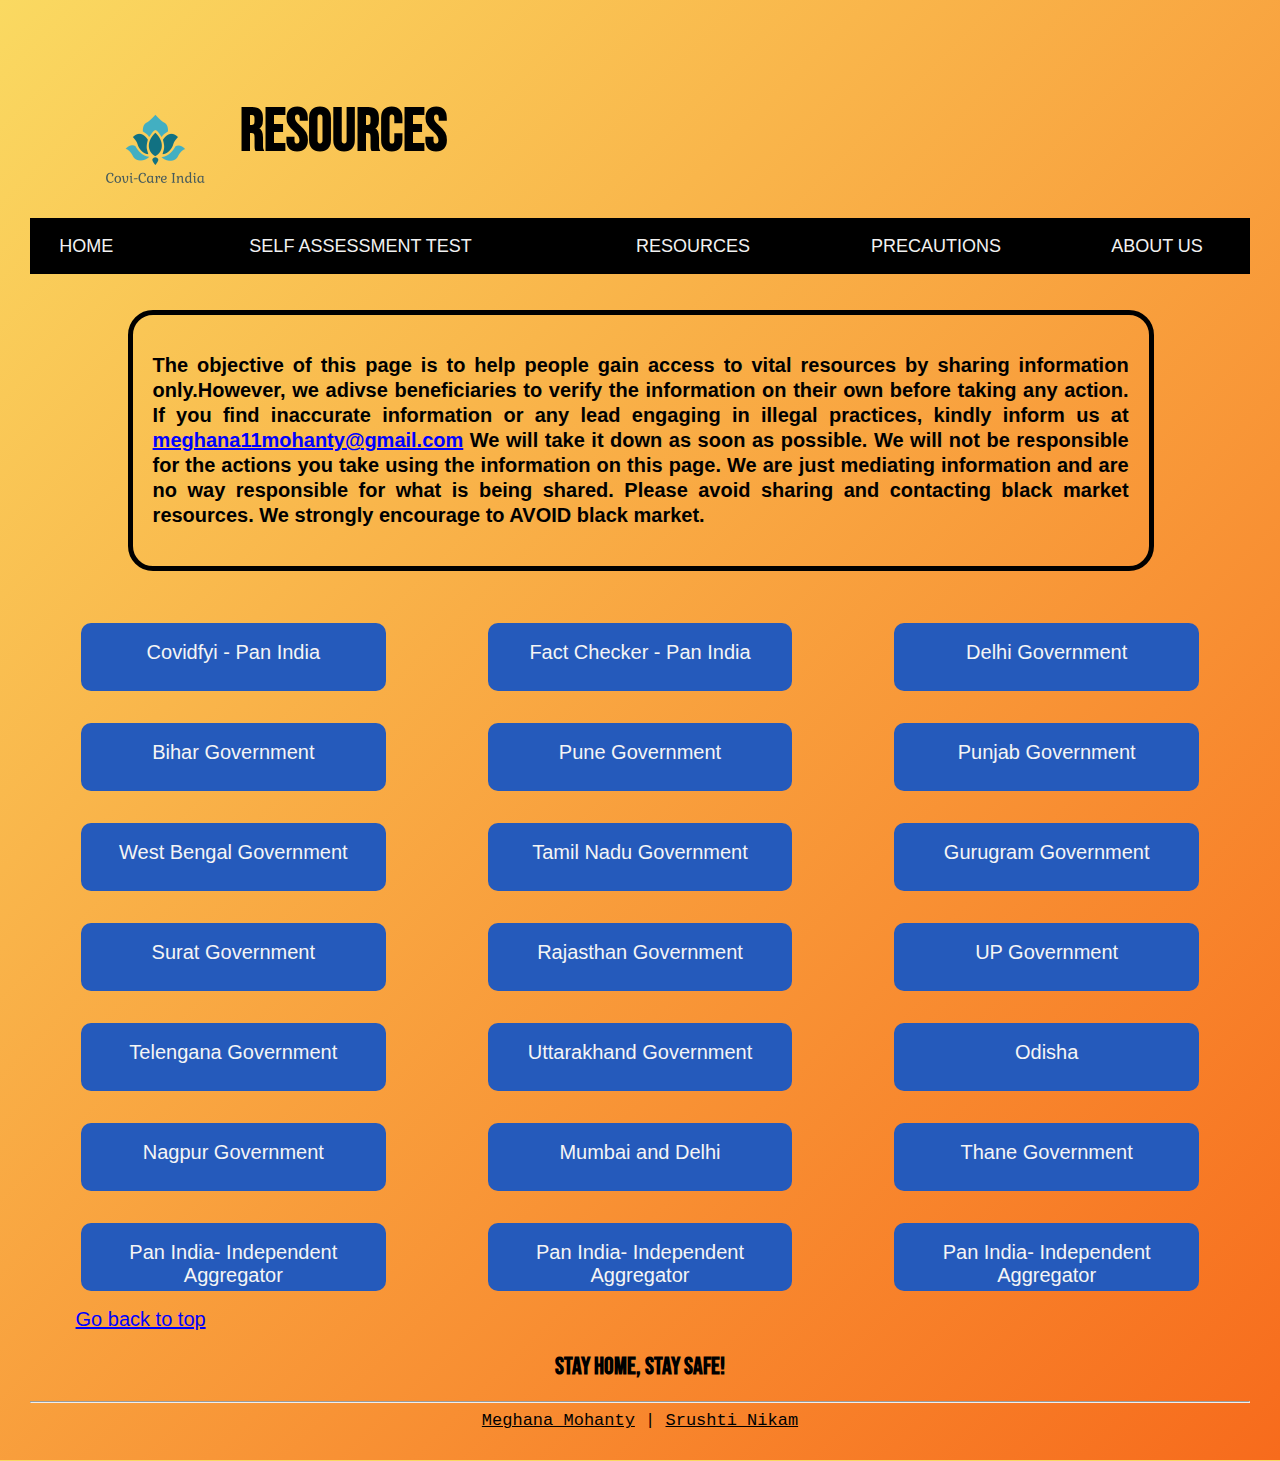
<file: Resources.html>
<!DOCTYPE html>
<html>
<head>
    <link rel="shortcut icon" href="favicon.ico?"/>  
    <meta charset='utf-8'>
    <meta http-equiv='X-UA-Compatible' content='IE=edge'>
    <title>Resources</title>
    <meta name='viewport' content='width=device-width, initial-scale=1'>
    <link rel='stylesheet' type='text/css'  href='Layout.css'>
    
</head>
<body>
    <section id="above">
    <header>
        <nav id = "header-nav" >
        <div class = "float-container"> 
          <div id="logo-img" class="float-child logo" > 
            <img src="logo.png" alt="Logo image">
          </div>
          <div class="float-child name">
            <br>
            <h1 > Resources </h1 >
          </div>
          
        </div>
      </header>
    </section>

    <table class="navbar">
        <tr>
          <td>
            <a href="index.html" > HOME </a>
          </td>
          <td>
            <a href="Form.html" >SELF ASSESSMENT TEST</a>
          </td>
          <td>
            <a href="Resources.html" >RESOURCES</a>
          </td>
          <td>
            <a href="Precaution.html" > PRECAUTIONS </a>
          </td>
          <td>
            <a href="AboutUs.html" class="active" >ABOUT US</a>
          </td>
        </tr>
      </table>

      <br> <br>
      <div class = "banner" >
        <br>
          <p> 
            The objective of this page is to help people gain access to 
            vital resources by sharing information only.However, we adivse beneficiaries
            to verify the information on their own before taking any action.
            If you find inaccurate information or any lead engaging in illegal practices, 
            kindly inform us at <a href="mailto:meghana11mohanty@gmail.com">meghana11mohanty@gmail.com</a>
            We will take it down as soon as possible. 
            We will not be responsible for the actions you take using the information on this page. 
            We are just mediating information and are no way responsible for what is being shared. 
            Please avoid sharing and contacting black market resources. We strongly 
            encourage to AVOID black market.

          </p>
          <br>
          </div>
          <br> <br>
       
       <table class = "links">
           <tr>
               <td>
                <a href="https://life.coronasafe.network/" target ="_blank">
                    Covidfyi - Pan India</a>
               </td>
               <td>
                <a href="https://www.factchecker.in/fact-check
                /factchecker-verified-covid-19-helplines-remdesivir-hospital-beds-oxygen-743175" target ="_blank">
                Fact Checker - Pan India</a>
               </td>
               <td>
                <a href="https://coronabeds.jantasamvad.org/" target ="_blank">
                    Delhi Government</a>
               </td>
            </tr>
            <tr></tr>
           <tr>
               <td>
                   <a href="https://covidbihar.com/" target ="_blank"> Bihar Government </a>
               </td>
               <td>
                   <a href="https://covidpune.com/" target ="_blank">Pune Government </a>
               </td>
               <td>
                   <a href="https://covid-sos-4034.glideapp.io/" target ="_blank">Punjab Government </a>
               </td>
           </tr>
           <tr></tr>
           <tr>
               <td>
                   <a href="https://linktr.ee/b4ls1r210" target ="_blank">West Bengal Government </a>
               </td>
               <td>
                   <a href="https://stopcorona.tn.gov.in/beds.php" target ="_blank">Tamil Nadu Government </a>
               </td>
               <td>
                   <a href="https://covidggn.com/public/pages/gurugram-hospitals" target ="_blank">Gurugram Government</a>
               </td>
           </tr>
           <tr></tr>
           <tr>
            <td>
                <a href="http://office.suratsmartcity.com/SuratCOVID19/Home/COVID19BedAvailabilitydetails" target ="_blank">Surat Government</a>
            </td>
            <td>
                <a href="https://covidinfo.rajasthan.gov.in/COVID19HOSPITALBEDSSTATUSSTATE.aspx" target ="_blank">Rajasthan Government</a>
            </td>
            <td>
                <a href="http://dgmhup.gov.in/en/CovidReport" target ="_blank">UP Government</a>
            </td>
        </tr>
        <tr></tr>
           <tr>
            <td>
                <a href="http://164.100.112.24/SpringMVC/Hospital_Beds_Statistic_Bulletin_citizen.htm" target ="_blank">Telengana Government</a>
            </td>
            <td>
                <a href="https://covid19.uk.gov.in/bedssummary.aspx" target ="_blank">Uttarakhand Government</a>
            </td>
            <td>
                <a href="https://theofdn.org/covidodisha/" target ="_blank">Odisha</a>
            </td>
        </tr>
        <tr></tr>
           <tr>
            <td>
                <a href="http://nsscdcl.org/covidbeds/AvailableHospitals.jsp" target ="_blank">Nagpur Government</a>
            </td>
            <td>
                <a href="https://covid.wechaar.com/" target ="_blank">Mumbai and Delhi</a>
            </td>
            <td>
                
                <a href="https://covidthane.org/availabiltyOfHospitalBeds.html" target ="_blank">Thane Government</a>
            </td>
        </tr>
        <tr></tr>
           <tr>
            <td>
                <a href="https://docs.google.com/spreadsheets/d/1nHZ-UnRsKbkccAsgTmZvdyAuqrG3QsUWeTrnIuIKnII/edit?usp=drivesdk" target ="_blank">Pan India- Independent Aggregator</a>
            </td>
            <td>
                <a href="https://www.covidresourcesindia.com/" target ="_blank">Pan India- Independent Aggregator</a>
            </td>
            <td>
                
                <a href="https://covidthane.org/availabiltyOfHospitalBeds.html" target ="_blank">Pan India- Independent Aggregator</a>
            </td>
        </tr>

       </table>
       <p>
        &emsp;  &emsp;<a href="#above">Go back to top</a>
      </p>
       <p>
        <center>
        <h2>Stay Home, Stay Safe!</h2>  
        </center>
      </p>

    
</body>
<footer >
    <hr > <code >
        <center>
            <a href="https://www.linkedin.com/in/meghana-mohanty-1295501a2/" target ="_blank">Meghana Mohanty</a>  | 
            <a href="https://www.linkedin.com/in/srushti-nikam-a8b8821b2/" target ="_blank">Srushti Nikam</a> 
          </center>
    </code > 
  </footer >
</html>
</file>
<file: Layout.css>
@import url('https://fonts.googleapis.com/css2?family=Bebas+Neue&display=swap');
html
{
  font-family:sans-serif;
  /*background-color: #4158D0;
background-image: linear-gradient(315deg, #4158D0 0%, #C850C0 46%, #FFCC70 100%);*/
  background-color: #FAD961;
  background-image: linear-gradient(135deg, #FAD961 0%, #F76B1C 100%);
  scroll-behavior: smooth;
}
h2
{
  text-align: center;
  color:black;
  font-weight: bolder;
  font-family: 'Bebas Neue', cursive;
}
h1
{
  font-family: 'Bebas Neue', cursive;
  font-size: 60px;
}
body
{
  
  color : black;
  padding-left: 10px;
  padding-bottom: 10px;
  padding-right: 10px;
  margin-bottom: 20px;
  margin-left: 20px;
  margin-right: 20px;
}
code
{
  font-size: 17px;
}
a
{
  color:blue;
  
}
a.hover
{
  color: red;
}
p
{
  font-size : 20px;
  color: black;
  font-family : sans-serif;
  line-height: 25px;
}
#header-nav
{
  
  border-radius: 0px;
  border: 0px;
  height : 170px;
  font-size : 28px;
  margin-top:0px;
}
#logo-img
{
  width: 150px;
  height: 130px;
  margin: 10px 15px 10px 15px;
  
}
#caution
{
  color : rgb(241, 3, 3);
  font-weight : bolder;
}
.float-container {
  padding: 10px;
}
.float-child.logo
{
  width: 25%;
  height: 80px;
  float: left;
  padding-top: 2%;
}
.float-child.name
{
  width: 75%;
  float: left;
  text-align:left;
  color: black;
  font-size: 1.2em;
  padding-left: 20px;
  padding-bottom: 10px;
}
.navbar a
{
  float: center;
  display: block;
  color: #f2f2f2;
  text-align: center;
  line-height: 50px;
  text-decoration: none;
  font-size: 18px;
  
}
.navbar
{
  width: 100%;
  background-color: black;
  
  overflow: hidden;
}
.navbar a:hover {
  background-color: rgb(209, 209, 209);
  color: black;
}
.navbar a:active
{
  background-color: rgb(5, 142, 196);
  color:aliceblue;
}
.image
{
  width: 100%;
}
.banner
{
  line-height: normal;
  border-color: black;
  border-radius: 25px;
  border-width: 5px;
  border-style: solid;
  font-weight:600;
  text-align: justify;
  padding-left: 20px;
  padding-right: 20px;
  width: 80%;
  float:none;
  margin-left: 8%;
}
.links 
{
  width: 100%;
  float: left;
  text-align: left;
  border-color: #FF8552;
  border-collapse: separate;
  border-spacing: 0 15px;
}
.links a
{
  float: center;
  display: block;
  color: #000000;
  text-align: center;
  padding-right: 20px;
  padding-left: 20px;
  padding-top: 18px;
  text-decoration: none;
  font-size: 20px;
  margin-left: 50px;
  margin-right: 50px;
  background-color: #255ABB;
  border-width: 10px;
  border-radius: 10px;
  height: 50px;
  color: whitesmoke;
}
.links a:hover
{
  background-color: #74c69d;
  color: black;
}
input[type=text]{
  padding: 10px 40px;
  margin: 10px 0 ;
  border: 2px solid rgb(75, 73, 73);
  box-shadow:0 0 15px 4px rgba(0,0,0,0.06);
  border-radius:10px;
}

input[type=radio] {
  opacity: 3;
  width:19px; 
  height:19px;
  margin: 10px 5px ;
}

input[type=checkbox] {
  opacity: 3;
  width:19px; 
  height:19px;
  margin: 10px 5px ;
}

button{
  padding: 20px;
  border:none;
  background-color:black;
  color:white;
  font-weight:600;
  border-radius:5px;
  width: 100% ;
  font-size:medium;
  cursor: grab;
}

button:hover{
    background-color: rgb(209, 209, 209);
    color: black;
    cursor: pointer;
}

*:focus{
    outline: none ;
}

input[type=text]:focus {
  background-color:lightblue;
  border-color: #000;
}

#test-info h2{
    font-family: sans-serif;
}
.info
{
  line-height: normal;
  border-color: white;
  border-left: 0px;
  border-right: 0px;
  border-top: 5px;
  border-bottom: 5px;
  border-style: solid;
  font-weight:600;
  text-align: justify;
  padding-left: 20px;
  padding-right: 20px;
  width: 97%;
  float:none;
  
}
li
{
  font-family: sans-serif;
  font-size: 18px;
}

.form
{
  padding: 30px;
}
code a
{
  color: black;
}

input[type=number]{
    padding: 10px 40px;
    margin: 10px 0 ;
    border: 2px solid rgb(75, 73, 73);
    box-shadow:0 0 15px 4px rgba(0,0,0,0.06);
    border-radius:10px;
}
</file>
